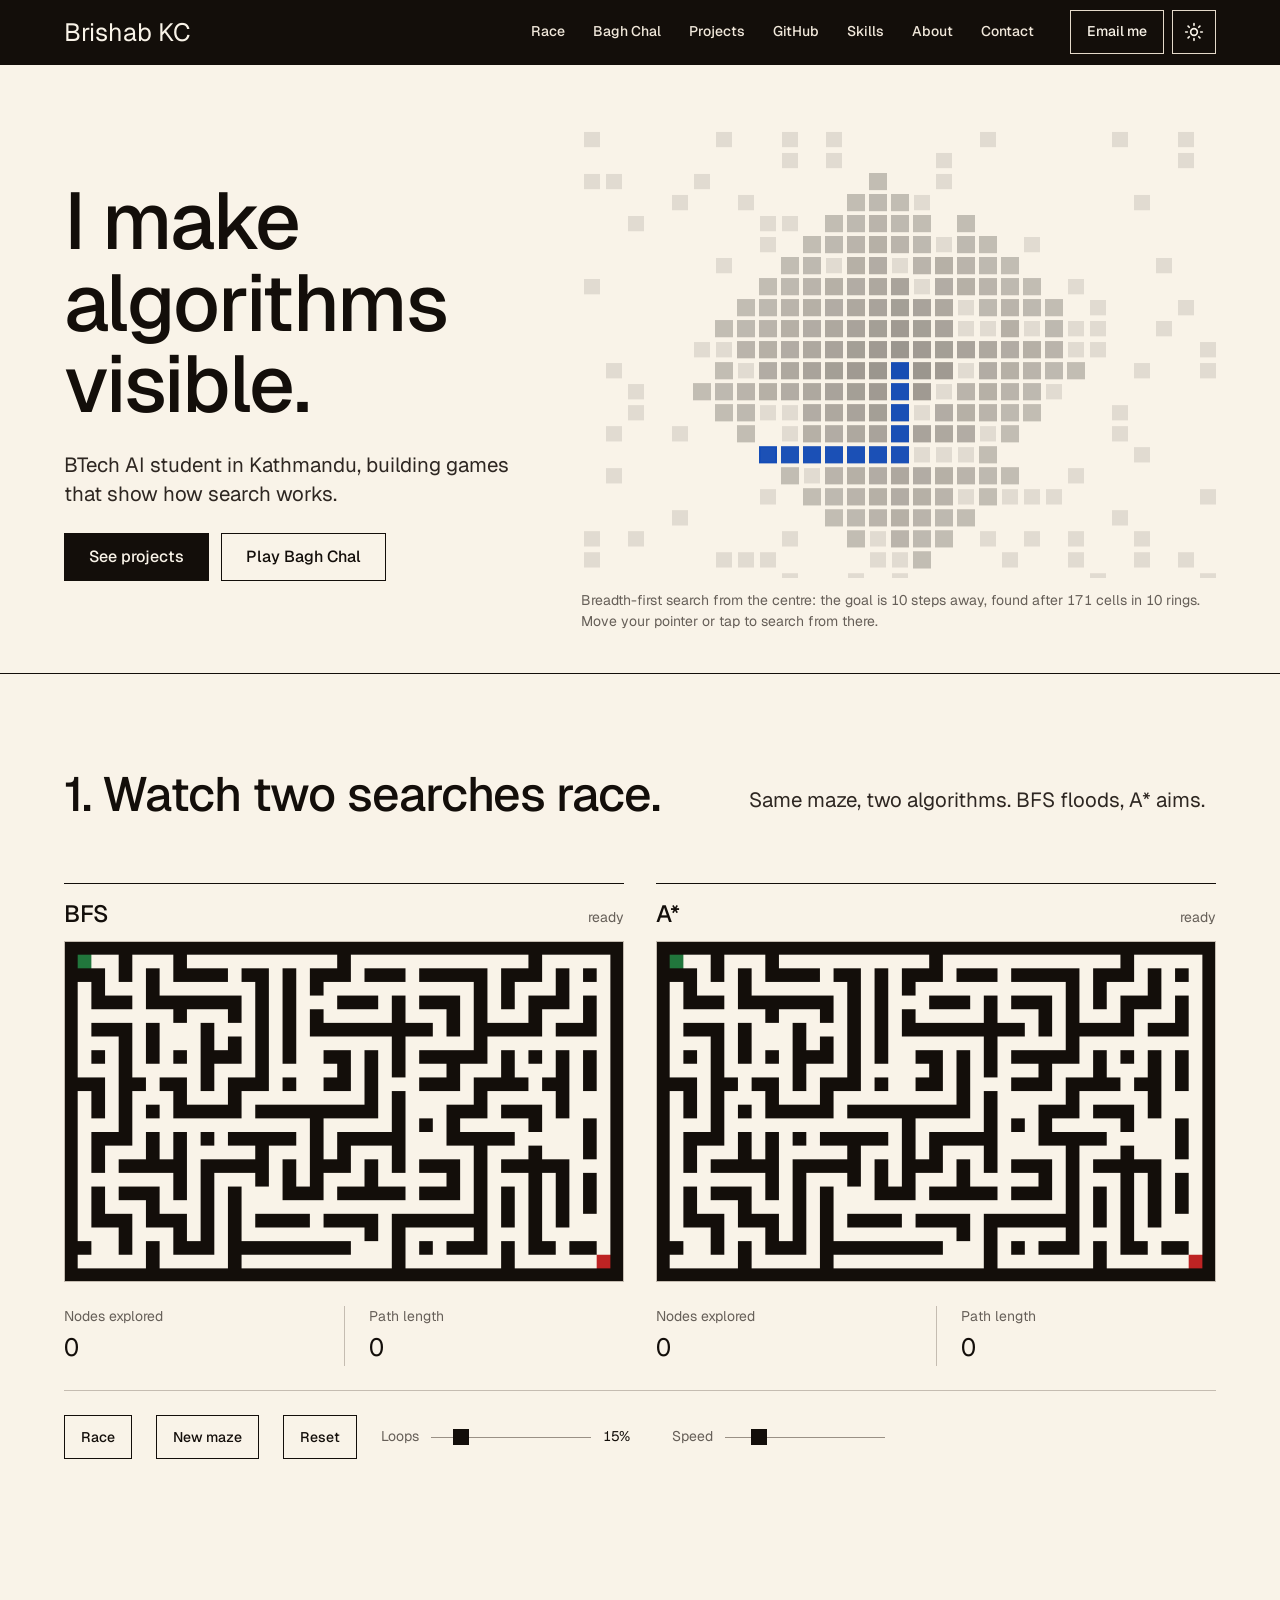
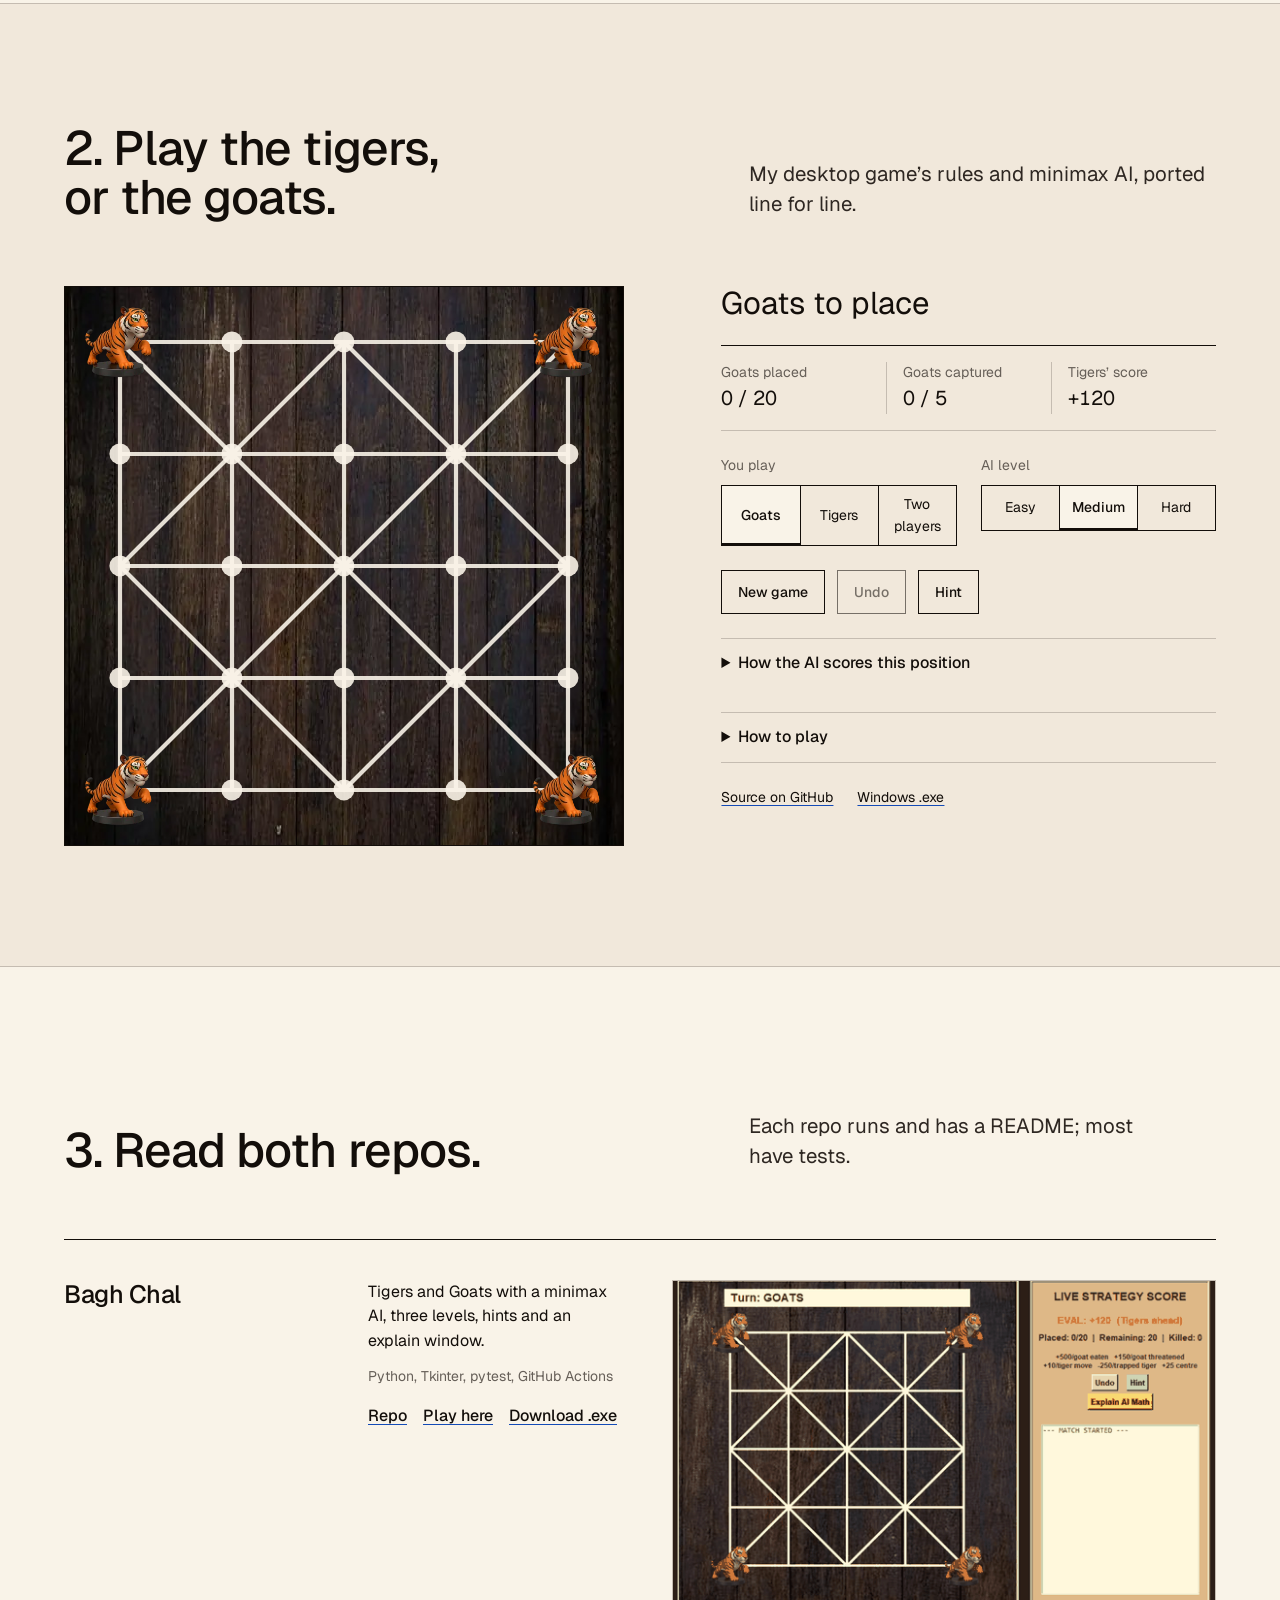
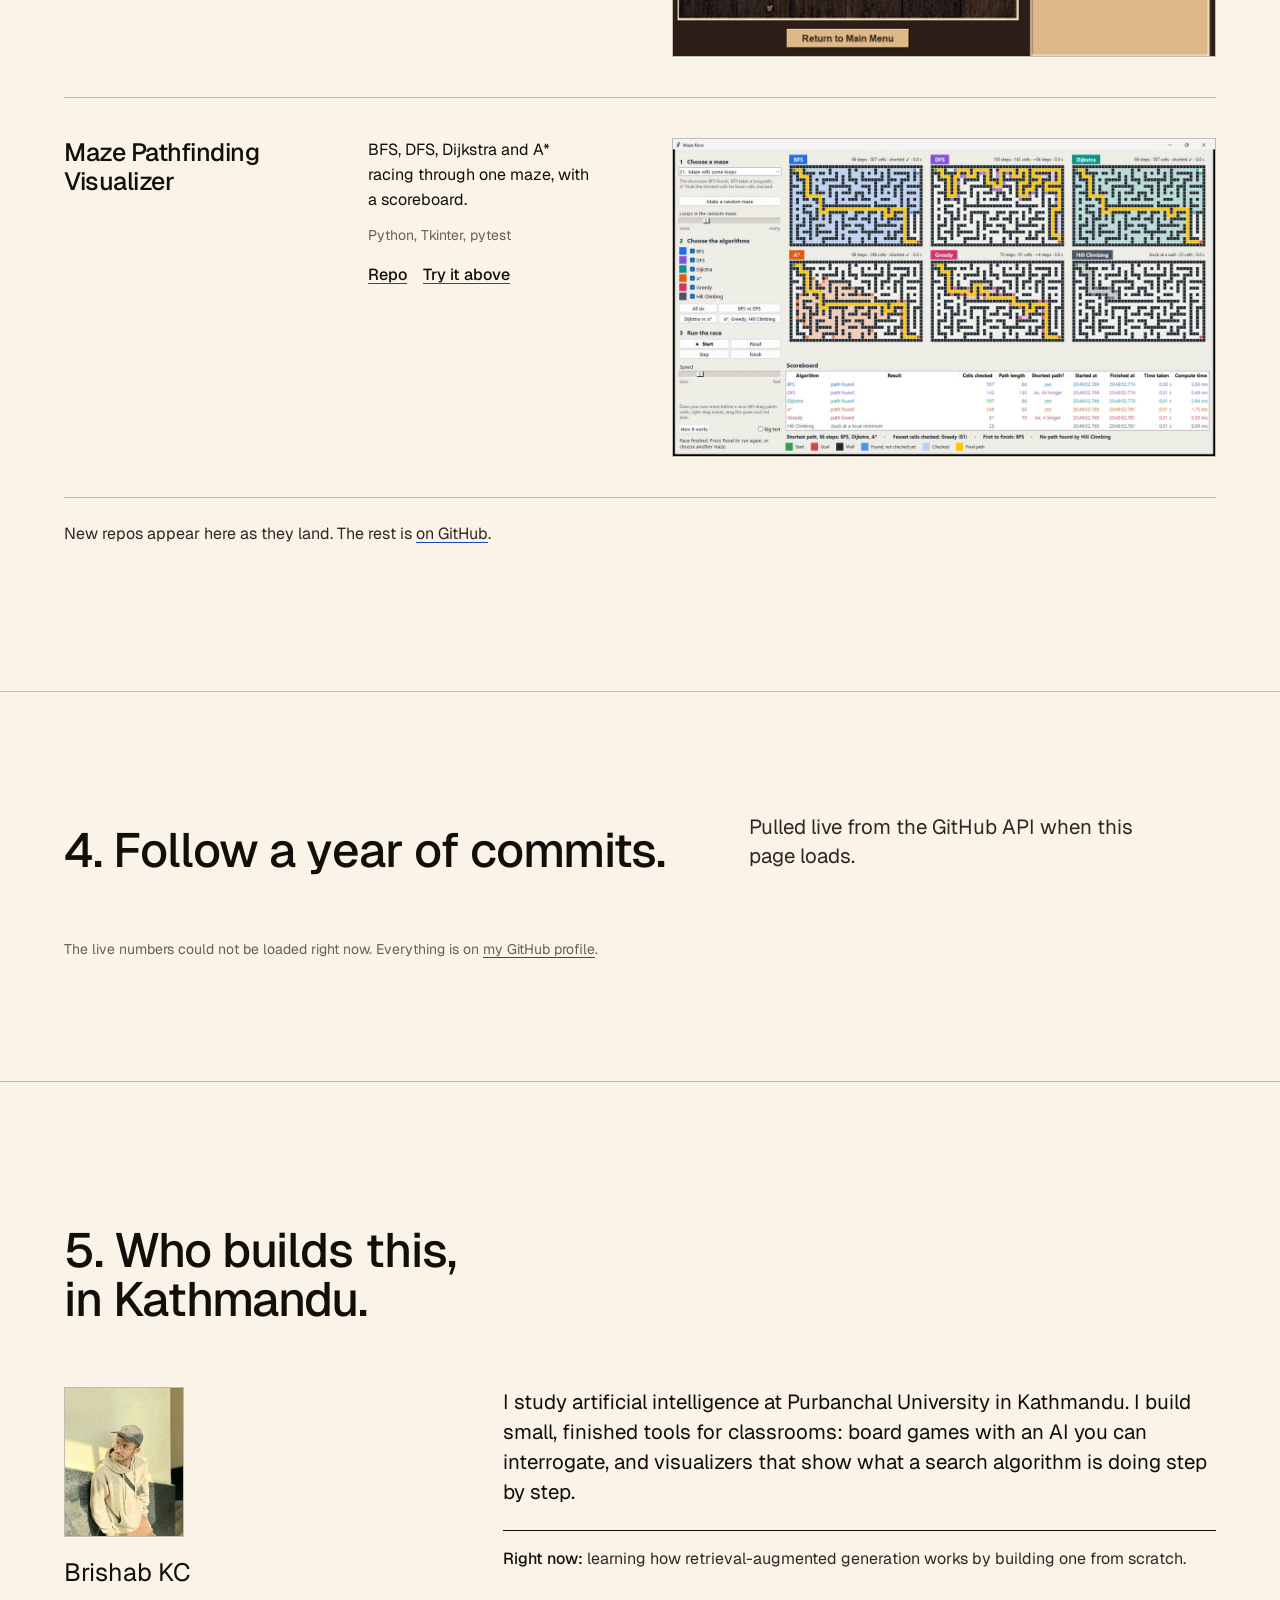
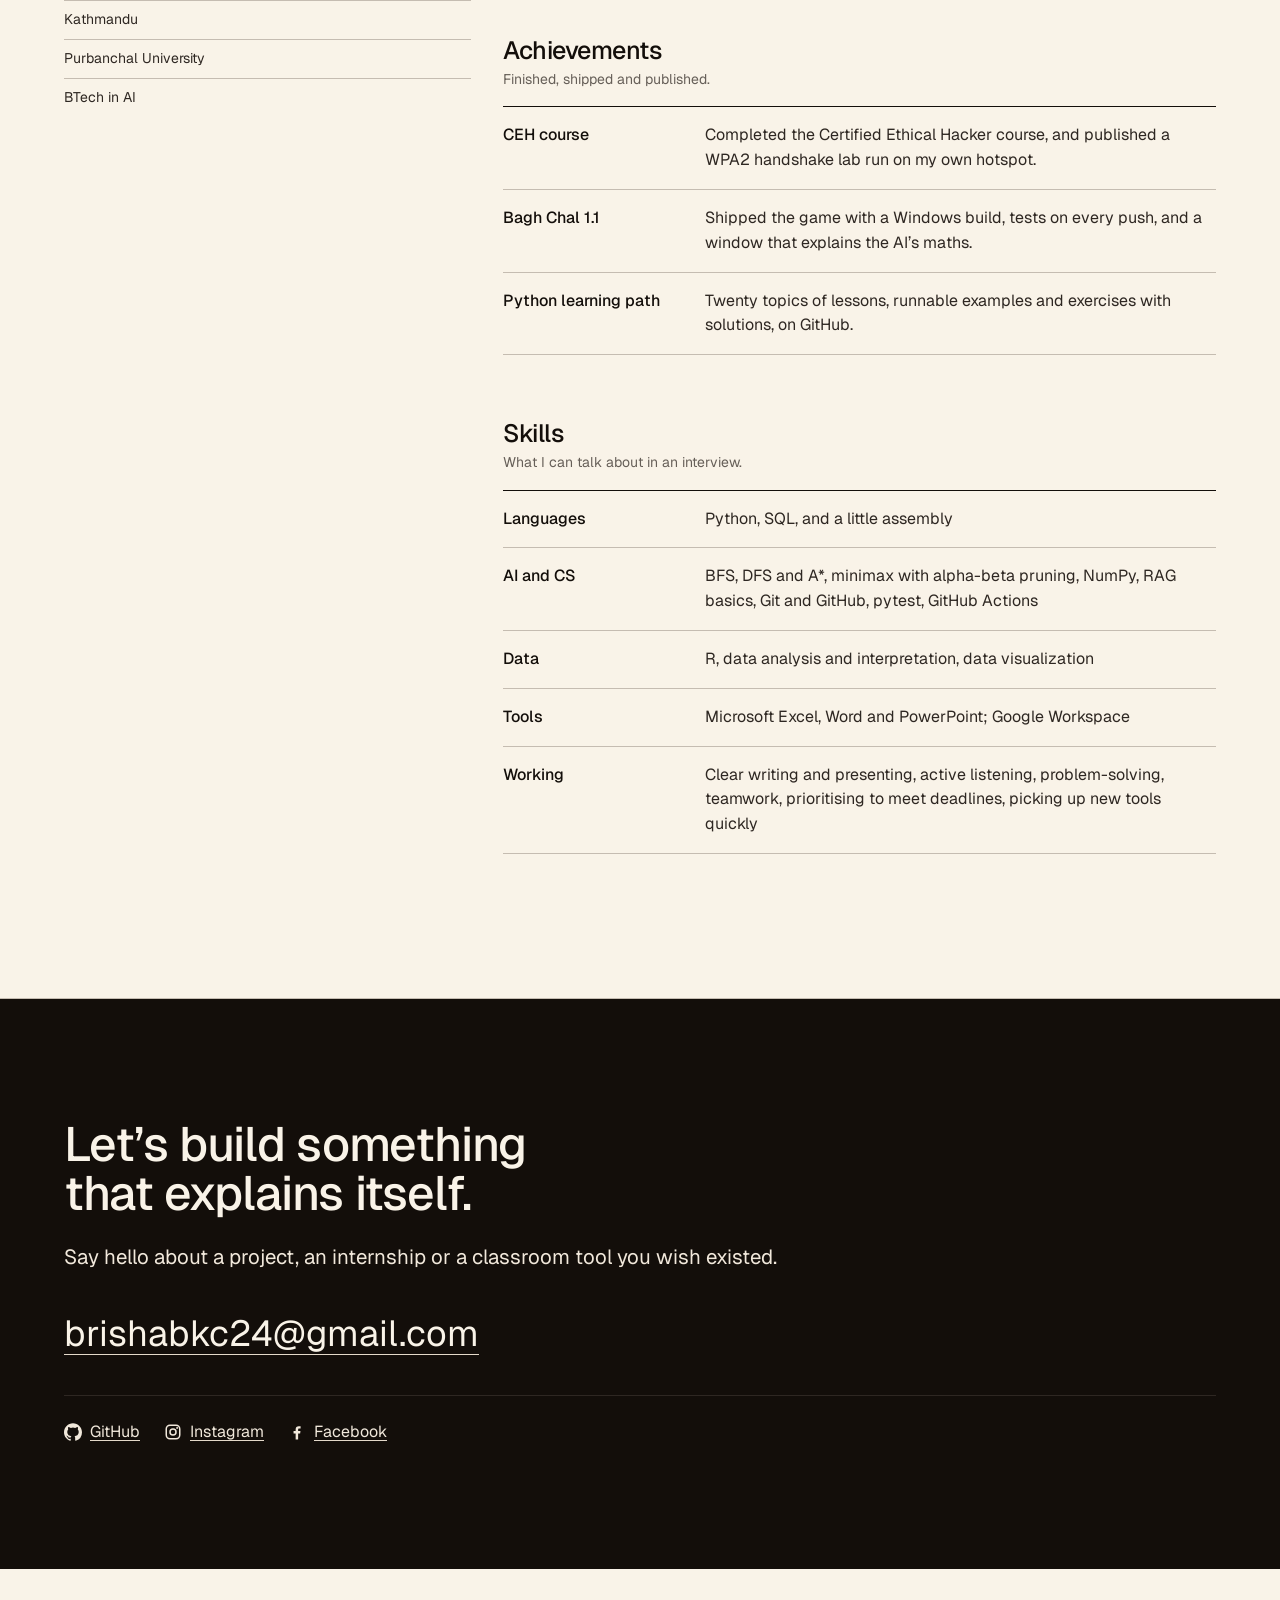
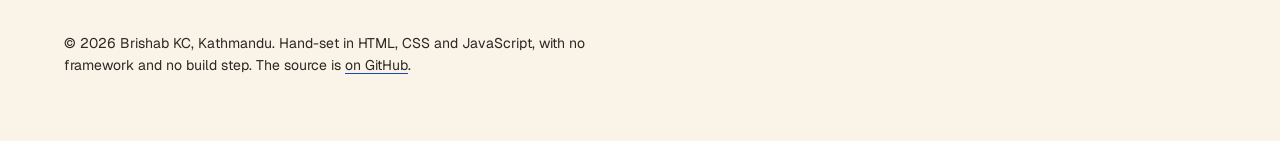
<file: index.html>
<!doctype html>
<html lang="en">
<head>
  <meta charset="utf-8">
  <meta name="viewport" content="width=device-width, initial-scale=1">
  <title>Brishab KC. Python and AI projects you can play.</title>
  <meta name="description" content="Portfolio of Brishab KC, a BTech AI student in Kathmandu who builds classroom software and games that show how search, learning and logic actually work.">
  <link rel="canonical" href="https://brishabkc24.github.io/">
  <link rel="icon" href="assets/favicon.svg" type="image/svg+xml">
  <meta name="author" content="Brishab KC">
  <meta property="og:type" content="website">
  <meta property="og:url" content="https://brishabkc24.github.io/">
  <meta property="og:title" content="Brishab KC. Python and AI projects you can play.">
  <meta property="og:description" content="I make algorithms visible: classroom software and games that show how search, learning and logic actually work. Play the demos in your browser.">
  <meta property="og:image" content="https://brishabkc24.github.io/assets/og-image.png">
  <meta property="og:image:width" content="1200">
  <meta property="og:image:height" content="630">
  <meta property="og:image:alt" content="Brishab KC: I make algorithms visible. A maze solved by A*.">
  <meta name="twitter:card" content="summary_large_image">
  <meta name="twitter:title" content="Brishab KC. Python and AI projects you can play.">
  <meta name="twitter:description" content="I make algorithms visible: classroom software and games that show how search, learning and logic actually work.">
  <meta name="twitter:image" content="https://brishabkc24.github.io/assets/og-image.png">
  <meta name="theme-color" content="#f7f1e5">
  <link rel="preconnect" href="https://fonts.googleapis.com">
  <link rel="preconnect" href="https://fonts.gstatic.com" crossorigin>
  <link rel="stylesheet" href="https://fonts.googleapis.com/css2?family=Geist:wght@400;500&display=swap">
  <link rel="stylesheet" href="styles.css">
  <script>
    // Apply the saved theme before the first paint so there is no flash.
    (function () {
      var theme;
      try { theme = localStorage.getItem('theme'); } catch (e) {}
      if (theme !== 'light' && theme !== 'dark') {
        theme = window.matchMedia('(prefers-color-scheme: dark)').matches ? 'dark' : 'light';
      }
      document.documentElement.setAttribute('data-theme', theme);
      document.documentElement.classList.add('js');
    })();
  </script>
</head>
<body>
  <a class="skip-link" href="#main">Skip to content</a>

  <svg class="sprite" aria-hidden="true" focusable="false">
    <symbol id="icon-github" viewBox="0 0 24 24"><path fill="currentColor" d="M12 .3C5.4.3 0 5.7 0 12.3c0 5.3 3.4 9.8 8.2 11.4.6.1.8-.3.8-.6v-2c-3.3.7-4-1.6-4-1.6-.5-1.4-1.3-1.8-1.3-1.8-1.1-.7.1-.7.1-.7 1.2.1 1.8 1.2 1.8 1.2 1.1 1.8 2.8 1.3 3.5 1 .1-.8.4-1.3.8-1.6-2.7-.3-5.5-1.3-5.5-5.9 0-1.3.5-2.4 1.2-3.2-.1-.3-.5-1.5.1-3.2 0 0 1-.3 3.3 1.2a11.5 11.5 0 0 1 6 0C17.3 5 18.3 5.3 18.3 5.3c.7 1.7.2 2.9.1 3.2.8.8 1.2 1.9 1.2 3.2 0 4.6-2.8 5.6-5.5 5.9.4.4.8 1.1.8 2.2v3.3c0 .3.2.7.8.6A12 12 0 0 0 24 12.3C24 5.7 18.6.3 12 .3z"/></symbol>
    <symbol id="icon-instagram" viewBox="0 0 24 24"><g fill="none" stroke="currentColor" stroke-width="2" stroke-linecap="round" stroke-linejoin="round"><rect x="3" y="3" width="18" height="18" rx="5"/><circle cx="12" cy="12" r="4"/></g><circle cx="17.5" cy="6.5" r="1.3" fill="currentColor"/></symbol>
    <symbol id="icon-facebook" viewBox="0 0 24 24"><path fill="currentColor" d="M13.5 22v-8h2.7l.4-3.2h-3.1V8.8c0-.9.3-1.6 1.6-1.6h1.7V4.4c-.3 0-1.3-.1-2.5-.1-2.5 0-4.1 1.5-4.1 4.2v2.3H7.4V14h2.8v8h3.3z"/></symbol>
    <symbol id="icon-mail" viewBox="0 0 24 24"><g fill="none" stroke="currentColor" stroke-width="2" stroke-linecap="round" stroke-linejoin="round"><rect x="3" y="5" width="18" height="14" rx="2"/><path d="m3 7 9 6 9-6"/></g></symbol>
  </svg>

  <header class="site-header">
    <nav class="nav container" aria-label="Primary">
      <a class="brand" href="#top" aria-label="Brishab KC, home">Brishab KC</a>
      <ul id="nav-links" class="nav__links">
        <li><a href="#demo">Race</a></li>
        <li><a href="#baghchal">Bagh Chal</a></li>
        <li><a href="#projects">Projects</a></li>
        <li><a href="https://github.com/brishabkc24" target="_blank" rel="noopener">GitHub</a></li>
        <li><a href="#skills">Skills</a></li>
        <li><a href="#about">About</a></li>
        <li><a href="#contact">Contact</a></li>
      </ul>
      <div class="nav__tools">
        <a class="nav__mail" href="mailto:brishabkc24@gmail.com">Email me</a>
        <button class="icon-btn theme-toggle" type="button" aria-label="Switch to dark theme" title="Switch to dark theme">
          <svg class="icon-sun" viewBox="0 0 24 24" fill="none" stroke="currentColor" stroke-width="2" stroke-linecap="round" aria-hidden="true"><circle cx="12" cy="12" r="4"/><path d="M12 2v2M12 20v2M4.9 4.9l1.4 1.4M17.7 17.7l1.4 1.4M2 12h2M20 12h2M4.9 19.1l1.4-1.4M17.7 6.3l1.4-1.4"/></svg>
          <svg class="icon-moon" viewBox="0 0 24 24" fill="none" stroke="currentColor" stroke-width="2" stroke-linecap="round" stroke-linejoin="round" aria-hidden="true"><path d="M21 12.8A9 9 0 1 1 11.2 3a7 7 0 0 0 9.8 9.8z"/></svg>
        </button>
        <button class="icon-btn nav__toggle" type="button" aria-expanded="false" aria-controls="nav-links" aria-label="Open menu">
          <svg class="icon-menu" viewBox="0 0 24 24" fill="none" stroke="currentColor" stroke-width="2" stroke-linecap="round" aria-hidden="true"><path d="M4 7h16M4 12h16M4 17h16"/></svg>
          <svg class="icon-close" viewBox="0 0 24 24" fill="none" stroke="currentColor" stroke-width="2" stroke-linecap="round" aria-hidden="true"><path d="M6 6l12 12M18 6L6 18"/></svg>
        </button>
      </div>
    </nav>
  </header>

  <main id="main">
    <section class="hero" id="top" aria-labelledby="hero-title">
      <div class="container hero__inner">
        <div class="hero__text">
          <h1 id="hero-title">I make algorithms visible.</h1>
          <p class="lead">BTech AI student in Kathmandu, building games that show how search works.</p>
          <div class="actions">
            <a class="btn" href="#projects">See projects</a>
            <a class="btn btn--secondary" href="#baghchal">Play Bagh Chal</a>
          </div>
        </div>
        <figure class="hero__visual">
          <div class="hero__stage">
            <canvas class="hero__canvas" aria-hidden="true"></canvas>
          </div>
          <figcaption class="hero__caption" data-hero-caption>Breadth-first search from the centre. Move your pointer or tap to start one.</figcaption>
        </figure>
      </div>
    </section>

    <section class="stage demo" id="demo" aria-labelledby="demo-title" data-maze-demo>
      <div class="container">
        <div class="stage__head">
          <h2 id="demo-title">1. Watch two searches race.</h2>
          <p class="lead">Same maze, two algorithms. BFS floods, A* aims.</p>
        </div>
        <div class="demo__live">
          <div class="demo__panels">
            <div class="panel" data-panel="bfs">
              <div class="panel__head">
                <h3>BFS</h3>
                <span class="panel__status" data-status aria-live="polite">ready</span>
              </div>
              <canvas width="410" height="250" role="img" aria-label="Breadth-first search exploring the maze"></canvas>
              <dl class="panel__stats">
                <div><dt>Nodes explored</dt><dd data-explored>0</dd></div>
                <div><dt>Path length</dt><dd data-path>0</dd></div>
              </dl>
            </div>
            <div class="panel" data-panel="astar">
              <div class="panel__head">
                <h3>A*</h3>
                <span class="panel__status" data-status aria-live="polite">ready</span>
              </div>
              <canvas width="410" height="250" role="img" aria-label="A* search exploring the maze"></canvas>
              <dl class="panel__stats">
                <div><dt>Nodes explored</dt><dd data-explored>0</dd></div>
                <div><dt>Path length</dt><dd data-path>0</dd></div>
              </dl>
            </div>
          </div>
          <div class="demo__controls">
            <button class="btn btn--secondary btn--small" type="button" data-action="race">Race</button>
            <button class="btn btn--secondary btn--small" type="button" data-action="new">New maze</button>
            <button class="btn btn--secondary btn--small" type="button" data-action="reset">Reset</button>
            <label>Loops
              <input type="range" min="0" max="100" value="15" step="5" data-braid aria-label="Loops: fraction of inner walls removed">
              <output data-braid-value>15%</output>
            </label>
            <label>Speed
              <input type="range" min="1" max="40" value="8" data-speed aria-label="Speed: search steps per frame">
            </label>
          </div>
          <p class="demo__summary" data-summary aria-live="polite"></p>
        </div>
        <div class="demo__fallback">
          <img src="assets/maze-race.gif" alt="BFS and A* racing through the same maze: BFS floods most of it while A* heads for the goal" width="672" height="200" loading="lazy">
          <p class="demo__caption">The live demo needs a wider screen. This is the same race, recorded.</p>
        </div>
      </div>
    </section>

    <section class="stage baghchal" id="baghchal" aria-labelledby="baghchal-title" data-bagh-chal>
      <div class="container">
        <div class="stage__head">
          <h2 id="baghchal-title">2. Play the tigers, or the goats.</h2>
          <p class="lead">My desktop game&rsquo;s rules and minimax AI, ported line for line.</p>
        </div>
        <div class="bc">
          <div class="bc__board-wrap">
            <div class="bc__board">
              <svg class="bc__lines" viewBox="0 0 400 400" aria-hidden="true" focusable="false">
                <g fill="none" stroke="currentColor" stroke-width="3" stroke-linecap="round" stroke-linejoin="round">
                  <path d="M40 40H360M40 120H360M40 200H360M40 280H360M40 360H360"/>
                  <path d="M40 40V360M120 40V360M200 40V360M280 40V360M360 40V360"/>
                  <path d="M40 40L360 360M360 40L40 360"/>
                  <path d="M200 40L360 200L200 360L40 200Z"/>
                </g>
              </svg>
              <div class="bc__points" data-points role="group" aria-label="Bagh Chal board, 5 by 5 points"></div>
              <div class="bc__banner" data-banner hidden></div>
            </div>
          </div>
          <div class="bc__panel">
            <p class="bc__status" data-status aria-live="polite">Goats to place</p>
            <dl class="bc__counts">
              <div><dt>Goats placed</dt><dd data-placed>0 / 20</dd></div>
              <div><dt>Goats captured</dt><dd data-captured>0 / 5</dd></div>
              <div><dt>Tigers&rsquo; score</dt><dd data-score>0</dd></div>
            </dl>
            <div class="bc__options">
              <fieldset class="seg">
                <legend>You play</legend>
                <div class="seg__cells">
                  <input type="radio" name="bc-side" id="bc-side-goat" value="goat" checked><label for="bc-side-goat">Goats</label>
                  <input type="radio" name="bc-side" id="bc-side-tiger" value="tiger"><label for="bc-side-tiger">Tigers</label>
                  <input type="radio" name="bc-side" id="bc-side-both" value="both"><label for="bc-side-both">Two players</label>
                </div>
              </fieldset>
              <fieldset class="seg">
                <legend>AI level</legend>
                <div class="seg__cells">
                  <input type="radio" name="bc-level" id="bc-level-2" value="2"><label for="bc-level-2">Easy</label>
                  <input type="radio" name="bc-level" id="bc-level-4" value="4" checked><label for="bc-level-4">Medium</label>
                  <input type="radio" name="bc-level" id="bc-level-6" value="6"><label for="bc-level-6">Hard</label>
                </div>
              </fieldset>
            </div>
            <div class="bc__actions">
              <button class="btn btn--secondary btn--small" type="button" data-action="new">New game</button>
              <button class="btn btn--secondary btn--small" type="button" data-action="undo">Undo</button>
              <button class="btn btn--secondary btn--small" type="button" data-action="hint">Hint</button>
            </div>
            <details class="bc__details">
              <summary>How the AI scores this position</summary>
              <table class="bc__table">
                <thead><tr><th scope="col">Term</th><th scope="col">Count</th><th scope="col">Weight</th><th scope="col">Points</th></tr></thead>
                <tbody data-breakdown></tbody>
                <tfoot><tr><th scope="row" colspan="3">Total (positive favours tigers)</th><td data-total>0</td></tr></tfoot>
              </table>
              <p class="bc__nodes" data-nodes>Make a move and the AI will show how many positions it searched.</p>
            </details>
            <details class="bc__details">
              <summary>How to play</summary>
              <ul>
                <li>Goats go first and place all 20 goats, one per turn. Tigers can move from the start.</li>
                <li>Pieces move one step along a line. A tiger captures by jumping over a goat to the empty point beyond.</li>
                <li>Tigers win by capturing 5 goats. Goats win by trapping all 4 tigers. The same position three times is a draw.</li>
              </ul>
            </details>
            <p class="bc__links"><a href="https://github.com/brishabkc24/Bagh-Chal" target="_blank" rel="noopener">Source on GitHub</a> <a href="https://github.com/brishabkc24/Bagh-Chal/releases/latest" target="_blank" rel="noopener">Windows .exe</a></p>
          </div>
        </div>
      </div>
    </section>

    <section class="stage" id="projects" aria-labelledby="projects-title">
      <div class="container">
        <div class="stage__head">
          <h2 id="projects-title">3. Read both repos.</h2>
          <p class="lead">Each repo runs and has a README; most have tests.</p>
        </div>
        <ol class="index">
          <li class="index__row">
            <div class="index__title">
              <h3>Bagh Chal</h3>
              <span class="index__meta" data-repo="Bagh-Chal"></span>
            </div>
            <div class="index__body">
              <p>Tigers and Goats with a minimax AI, three levels, hints and an explain window.</p>
              <p class="index__stack">Python, Tkinter, pytest, GitHub Actions</p>
              <p class="index__links">
                <a href="https://github.com/brishabkc24/Bagh-Chal" target="_blank" rel="noopener">Repo</a>
                <a href="#baghchal">Play here</a>
                <a href="https://github.com/brishabkc24/Bagh-Chal/releases/latest" target="_blank" rel="noopener">Download .exe</a>
              </p>
            </div>
            <figure class="plate">
              <img src="assets/bagh-chal.gif" alt="The desktop Bagh Chal in play: tigers and goats on the board, with the AI's next move being explained" width="560" height="389" loading="lazy">
            </figure>
          </li>
          <li class="index__row">
            <div class="index__title">
              <h3>Maze Pathfinding Visualizer</h3>
              <span class="index__meta" data-repo="maze-pathfinding-visualizer"></span>
            </div>
            <div class="index__body">
              <p>BFS, DFS, Dijkstra and A* racing through one maze, with a scoreboard.</p>
              <p class="index__stack">Python, Tkinter, pytest</p>
              <p class="index__links">
                <a href="https://github.com/brishabkc24/maze-pathfinding-visualizer" target="_blank" rel="noopener">Repo</a>
                <a href="#demo">Try it above</a>
              </p>
            </div>
            <figure class="plate">
              <img src="assets/maze-visualizer.webp" alt="Six search algorithms racing through the same maze side by side, each in its own colour, with a scoreboard underneath" width="1200" height="702" loading="lazy">
            </figure>
          </li>
        </ol>
        <p class="index__more">New repos appear here as they land. The rest is <a href="https://github.com/brishabkc24" target="_blank" rel="noopener">on GitHub</a>.</p>
      </div>
    </section>

    <section class="stage" id="github" aria-labelledby="github-title">
      <div class="container">
        <div class="stage__head">
          <h2 id="github-title">4. Follow a year of commits.</h2>
          <p class="lead">Pulled live from the GitHub API when this page loads.</p>
        </div>
        <figure class="gh-chart" hidden>
          <svg id="commit-chart" class="chart" viewBox="0 0 772 116" role="img" aria-label="Commits per day over the last year"></svg>
          <figcaption data-chart-caption>Commits to my public repos over the last year, counted from the GitHub API.</figcaption>
        </figure>
        <ul class="stats">
          <li class="stat"><span class="stat__value" id="stat-repos" aria-busy="true"></span><span class="stat__label">Public repos</span></li>
          <li class="stat"><span class="stat__value" id="stat-stars" aria-busy="true"></span><span class="stat__label">Stars</span></li>
          <li class="stat"><span class="stat__value" id="stat-forks" aria-busy="true"></span><span class="stat__label">Forks</span></li>
        </ul>
        <h3 class="repos__title">Recently pushed</h3>
        <ul class="repos" id="recent-repos" aria-live="polite"></ul>
        <p class="gh-note" id="gh-note" aria-live="polite">Loading from the GitHub API. If it does not load, everything is on <a href="https://github.com/brishabkc24" target="_blank" rel="noopener">my GitHub profile</a>.</p>
      </div>
    </section>

    <section class="stage" id="about" aria-labelledby="about-title">
      <div class="container">
        <div class="stage__head">
          <h2 id="about-title">5. Who builds this, in Kathmandu.</h2>
        </div>
        <div class="profile">
          <div class="profile__side">
            <img class="profile__photo" src="assets/portrait.webp" alt="Brishab KC" width="736" height="920" loading="lazy" decoding="async">
            <p class="profile__name">Brishab KC</p>
            <ul class="profile__facts">
              <li>Kathmandu</li>
              <li>Purbanchal University</li>
              <li>BTech in AI</li>
            </ul>
          </div>
          <div class="profile__body">
            <p class="about">I study artificial intelligence at Purbanchal University in Kathmandu. I build small, finished tools for classrooms: board games with an AI you can interrogate, and visualizers that show what a search algorithm is doing step by step.</p>
            <p class="profile__now"><strong>Right now:</strong> learning how retrieval-augmented generation works by building one from scratch.</p>
            <h3 class="skills__title" id="achievements-title">Achievements</h3>
            <p class="skills__intro">Finished, shipped and published.</p>
            <dl class="skills" aria-labelledby="achievements-title">
              <div class="skills__row">
                <dt>CEH course</dt>
                <dd>Completed the Certified Ethical Hacker course, and published a WPA2 handshake lab run on my own hotspot.</dd>
              </div>
              <div class="skills__row">
                <dt>Bagh Chal 1.1</dt>
                <dd>Shipped the game with a Windows build, tests on every push, and a window that explains the AI&rsquo;s maths.</dd>
              </div>
              <div class="skills__row">
                <dt>Python learning path</dt>
                <dd>Twenty topics of lessons, runnable examples and exercises with solutions, on GitHub.</dd>
              </div>
            </dl>
            <h3 class="skills__title" id="skills-title">Skills</h3>
            <p class="skills__intro">What I can talk about in an interview.</p>
            <dl class="skills" id="skills" aria-labelledby="skills-title">
              <div class="skills__row">
                <dt>Languages</dt>
                <dd>Python, SQL, and a little assembly</dd>
              </div>
              <div class="skills__row">
                <dt>AI and CS</dt>
                <dd>BFS, DFS and A*, minimax with alpha-beta pruning, NumPy, RAG basics, Git and GitHub, pytest, GitHub Actions</dd>
              </div>
              <div class="skills__row">
                <dt>Data</dt>
                <dd>R, data analysis and interpretation, data visualization</dd>
              </div>
              <div class="skills__row">
                <dt>Tools</dt>
                <dd>Microsoft Excel, Word and PowerPoint; Google Workspace</dd>
              </div>
              <div class="skills__row">
                <dt>Working</dt>
                <dd>Clear writing and presenting, active listening, problem-solving, teamwork, prioritising to meet deadlines, picking up new tools quickly</dd>
              </div>
            </dl>
          </div>
        </div>
      </div>
    </section>

    <section class="close" id="contact" aria-labelledby="contact-title">
      <div class="container">
        <h2 id="contact-title">Let&rsquo;s build something that explains itself.</h2>
        <p class="lead close__lead">Say hello about a project, an internship or a classroom tool you wish existed.</p>
        <a class="close__mail" href="mailto:brishabkc24@gmail.com">brishabkc24@gmail.com</a>
        <ul class="close__links" aria-label="Elsewhere">
          <li><a href="https://github.com/brishabkc24" target="_blank" rel="noopener"><svg aria-hidden="true"><use href="#icon-github"/></svg>GitHub</a></li>
          <li><a href="https://www.instagram.com/mo_rphe_us24" target="_blank" rel="noopener"><svg aria-hidden="true"><use href="#icon-instagram"/></svg>Instagram</a></li>
          <li><a href="https://www.facebook.com/BrishabKC" target="_blank" rel="noopener"><svg aria-hidden="true"><use href="#icon-facebook"/></svg>Facebook</a></li>
        </ul>
      </div>
    </section>
  </main>

  <footer class="site-footer">
    <div class="container">
      <p>&copy; 2026 Brishab KC, Kathmandu. Hand-set in HTML, CSS and JavaScript, with no framework and no build step. The source is <a href="https://github.com/brishabkc24/brishabkc24.github.io" target="_blank" rel="noopener">on GitHub</a>.</p>
    </div>
  </footer>

  <script src="script.js" defer></script>
  <script src="demos/maze-race.js" defer></script>
  <script src="demos/bagh-chal-engine.js" defer></script>
  <script src="demos/bagh-chal.js" defer></script>
</body>
</html>
</file>
<file: styles.css>
/* Hallmark · shape: Narrative Workflow · genre: editorial · theme: Specimen (deal 3/3, seed personal-portfolio-brishab-btech-c0ed·15003318·2026-10-31·r0) · redesign: full
 * hero: Banner (56svh, a split inside it: type on five columns, the live search on seven; stage one shows above the fold) · nav: slab · footer: colophon block · imagery: the product live (two search canvases, a game board), two captures of the desktop apps, one photograph (a small portrait of the owner beside the name, in colour, by request) · signature: a breadth-first search that answers the cursor, ink cells with a blue frontier, live in the hero
 * axes: light/sans/cool · posture: restrained · contrast: pass · fold: pass · modes: light+dark · draw: 658f97 · job: hire · v2.0.0 */
/* Hallmark · pre-emit critique: P4 H4 E4 S5 R4 V4 · weakest: E, two live demos bring a dozen controls; every control is now the theme's square pair, one filled primary on the whole page */
/* Hallmark · waive 8 · the sections keep the page's order: race, game, repos, commits, builder, contact · a redesign keeps the content; the composition is new, a numbered workflow on hairlines */
/* Hallmark · waive 47b · one frame, the Bagh Chal board, the game's own wooden board art · the board is the product and the pieces sit on it */
/* Hallmark · waive 49b · the address brishabkc24@gmail.com is one word of 23 characters and takes two lines at 320px · an email address cannot be shortened */
/* Hallmark · dismissed 41 · .panel canvas is a drawing surface with no text; the maze colours are tokens the script reads */
/* Hallmark · reworded "Try one" to "1. Watch two searches race.", "Play Bagh Chal" to "2. Play the tigers, or the goats.", "Projects" to "3. Read the three repos.", "GitHub activity" to "4. Follow a year of commits.", "About" to "5. Who builds this, in Kathmandu." · the Narrative Workflow numbers its stages; 54 named the eyebrows those heads leaned on; each head carries a noun the page already has */
/* Hallmark · reworded the hero line "BTech AI student at Purbanchal University and frontend developer. I build classroom software and games that show how search, learning and logic actually work." to "BTech AI student in Kathmandu, building games that show how search works." · 58 allows one sentence of twelve words; the who and the where stay on the first screen */
/* Hallmark · reworded "Skills" from an h2 to the head of the skills rows inside stage 5 · the draw folds what the builder does into one stage */
/* Hallmark · dropped math-tug-arena.svg · 80 names a drawn interface where a capture belongs; the row is set in type until a screenshot exists */
/* Hallmark · dropped https://github.com/brishabkc24/math-tug-arena, https://brishabkc24.github.io/math-tug-arena/, "Math Tug Arena" · the project is not on GitHub yet; the row and its links return when it is */
/* Hallmark · dropped #github · the nav's GitHub now opens the profile, which is what a visitor expects; stage 4 is reached by scrolling */
/* Hallmark · dropped ghchart.rshah.org, brishabkc24, 239166329 · the page now draws the year of commits itself from the GitHub API, and the portrait is the local file assets/portrait.webp */
/* Hallmark · dropped 3days · it was the live "pushed 3 days ago" line from the GitHub API, which changes every day */
/* Hallmark · hero-review: fix · 4 findings · 4 resolved (the resting search drawn for everyone, the diamond held at every size, stage one above the 1280 fold, the posture named truthfully) */
/* Hallmark · finish-review: subagent · 7 findings · 7 resolved (the portrait's duotone pinned to ink on oat in both modes; the chart and the phone recording in the page's blue; the diamond capped one ring inside the shorter edge; a page noun in every stage head; the chart scrolls at its own size on a phone; the captures keep their proportions on six columns) · gap: none */
/* Hallmark · owner override · one face: Geist for display, body and figures, the hairline serif was unclear on the owner's screen · dark mode: black paper, and the close band stays dark instead of flipping light */
@import url("./tokens.css");
@import url("./base.css");

/* ----- Page tokens (every colour and length the page adds) --------------- */
:root {
  --nav-h: 64px;
  --maze-open: var(--color-paper);
  --maze-wall: var(--color-ink);
  --maze-frontier: var(--color-rule-2);
  --maze-explored: var(--color-paper-3);
  --maze-path: var(--color-accent);
  --maze-start: var(--color-success);
  --maze-goal: var(--color-error);
  --bc-line: var(--color-paper);
  --bc-wood: oklch(32% 0.05 60);
  --bc-select: var(--color-accent);
  --bc-target: var(--color-success);
  --bc-hint: oklch(74% 0.14 80);
  --board-max: 560px;
  --range-w: 160px;
  --text-mail: clamp(1.25rem, 2.2vw + 0.5rem, 2.441rem);
  --close-bg: var(--color-ink);
  --close-edge: var(--color-ink);
  --close-fg: var(--color-paper);
  --close-fg-2: var(--color-paper-2);
  --close-fg-3: var(--color-paper-3);
  --close-rule: var(--color-ink-2);
  /* The wash behind the portrait while it loads, the same in either mode. */
  --plate-paper: oklch(96.5% 0.016 82);
  /* The nav slab stays ink in both modes. */
  --nav-ink: oklch(17% 0.012 60);
  --nav-ink-2: oklch(28% 0.014 60);
  --nav-edge: var(--nav-ink);
  --nav-paper: oklch(96.5% 0.016 82);
  --nav-paper-2: oklch(93.5% 0.02 80);
  --nav-paper-3: oklch(89% 0.024 78);
}

/* Dark: the page goes black, the nav slab with it, and the close band stays dark */
:root[data-theme="dark"] {
  --close-bg: var(--color-paper);
  --close-edge: var(--color-rule);
  --close-fg: var(--color-ink);
  --close-fg-2: var(--color-ink-2);
  --close-fg-3: var(--color-muted);
  --close-rule: var(--color-rule);
  --nav-ink: oklch(11% 0.008 70);
  --nav-ink-2: oklch(19.5% 0.014 70);
  --nav-edge: oklch(30% 0.014 70);
}

@media (prefers-color-scheme: dark) {
  :root:not([data-theme]) {
    --close-bg: var(--color-paper);
    --close-edge: var(--color-rule);
    --close-fg: var(--color-ink);
    --close-fg-2: var(--color-ink-2);
    --close-fg-3: var(--color-muted);
    --close-rule: var(--color-rule);
    --nav-ink: oklch(11% 0.008 70);
    --nav-ink-2: oklch(19.5% 0.014 70);
    --nav-edge: oklch(30% 0.014 70);
  }
}

/* ----- Base ---------------------------------------------------------- */
html {
  scroll-behavior: smooth;
}

h1,
h2 {
  font-variation-settings: "opsz" var(--display-optical);
  line-height: 1.02;
}

h3 {
  font-optical-sizing: auto;
  line-height: 1.15;
}

a {
  text-decoration-color: var(--color-accent);
  text-underline-offset: 0.18em;
}

a:hover {
  text-decoration-thickness: 2px;
}

.lead {
  color: var(--color-ink-2);
}

.sprite {
  position: absolute;
  width: 0;
  height: 0;
  overflow: hidden;
}

.skip-link {
  position: absolute;
  left: var(--space-md);
  top: calc(-1 * var(--space-3xl));
  z-index: var(--z-toast);
  padding: var(--space-xs) var(--space-md);
  background: var(--color-ink);
  color: var(--color-paper);
}

.skip-link:focus-visible {
  top: var(--space-md);
}

/* ----- Controls: the theme's square pair ----------------------------- */
.btn {
  display: inline-flex;
  align-items: center;
  justify-content: center;
  gap: var(--space-xs);
  min-height: 48px;
  padding: 0 var(--space-lg);
  border: var(--rule-hair) solid var(--color-ink);
  border-radius: var(--radius-card);
  background: var(--color-ink);
  color: var(--color-paper);
  font-weight: 500;
  line-height: 1;
  text-decoration: none;
  white-space: nowrap;
  cursor: pointer;
  transition: background-color var(--dur-short) var(--ease-out), color var(--dur-short) var(--ease-out), transform var(--dur-micro) var(--ease-out);
}

.btn:hover {
  background: var(--color-ink-2);
  border-color: var(--color-ink-2);
}

.btn:active {
  transform: translateY(1px);
}

.btn:disabled,
.btn[aria-disabled="true"] {
  opacity: 0.55;
  cursor: not-allowed;
  transform: none;
}

.btn--secondary {
  background: transparent;
  color: var(--color-ink);
}

.btn--secondary:hover {
  background: var(--color-paper-2);
  border-color: var(--color-ink);
}

.btn--small {
  min-height: 44px;
  padding: 0 var(--space-md);
  font-size: var(--text-sm);
}

.icon-btn {
  display: inline-flex;
  align-items: center;
  justify-content: center;
  width: 44px;
  height: 44px;
  padding: 0;
  border: var(--rule-hair) solid var(--nav-paper-3);
  border-radius: var(--radius-card);
  background: transparent;
  color: var(--nav-paper);
  cursor: pointer;
  transition: background-color var(--dur-short) var(--ease-out);
}

.icon-btn:hover {
  background: var(--nav-ink-2);
}

.icon-btn:active {
  transform: translateY(1px);
}

.icon-btn svg {
  width: 20px;
  height: 20px;
}

input[type="range"] {
  appearance: none;
  width: var(--range-w);
  height: 16px;
  margin: 0;
  background: linear-gradient(var(--color-rule-2), var(--color-rule-2)) center / 100% 1px no-repeat;
}

input[type="range"]::-webkit-slider-thumb {
  appearance: none;
  width: 16px;
  height: 16px;
  border-radius: 0;
  background: var(--color-ink);
}

input[type="range"]::-moz-range-thumb {
  width: 16px;
  height: 16px;
  border: 0;
  border-radius: 0;
  background: var(--color-ink);
}

input[type="range"]:focus-visible {
  outline: 2px solid var(--color-focus);
  outline-offset: var(--space-xs);
}

/* ----- Nav: a slab ---------------------------------------------------- */
.site-header {
  position: sticky;
  top: 0;
  z-index: var(--z-sticky-nav);
  background: var(--nav-ink);
  border-bottom: var(--rule-hair) solid var(--nav-edge);
  color: var(--nav-paper);
}

/* On the ink bands the ring is paper, so it keeps 3:1 against the band. */
.site-header :focus-visible {
  outline-color: var(--nav-paper);
}

.close :focus-visible {
  outline-color: var(--close-fg);
}

.nav {
  display: flex;
  align-items: center;
  gap: var(--space-lg);
  min-height: var(--nav-h);
}

.brand {
  font-family: var(--font-display);
  font-size: var(--text-xl);
  font-optical-sizing: auto;
  color: var(--nav-paper);
  text-decoration: none;
  white-space: nowrap;
}

.nav__links {
  display: flex;
  align-items: center;
  gap: var(--space-2xs);
  margin: 0 0 0 auto;
  padding: 0;
  list-style: none;
}

.nav__links a {
  display: inline-block;
  padding: var(--space-xs) var(--space-sm);
  color: var(--nav-paper-2);
  font-size: var(--text-sm);
  font-weight: 500;
  text-decoration: none;
  white-space: nowrap;
  transition: color var(--dur-short) var(--ease-out);
}

.nav__links a:hover,
.nav__links a.is-active {
  color: var(--nav-paper);
}

.nav__links a.is-active {
  box-shadow: inset 0 -2px 0 currentColor;
}

.nav__tools {
  display: flex;
  align-items: center;
  gap: var(--space-xs);
}

.nav__mail {
  display: inline-flex;
  align-items: center;
  min-height: 44px;
  padding: 0 var(--space-md);
  border: var(--rule-hair) solid var(--nav-paper-3);
  color: var(--nav-paper);
  font-size: var(--text-sm);
  font-weight: 500;
  text-decoration: none;
  white-space: nowrap;
  transition: background-color var(--dur-short) var(--ease-out);
}

.nav__mail:hover {
  background: var(--nav-ink-2);
}

.nav__mail:active {
  transform: translateY(1px);
}

.theme-toggle .icon-moon {
  display: none;
}

:root[data-theme="dark"] .theme-toggle .icon-sun {
  display: none;
}

:root[data-theme="dark"] .theme-toggle .icon-moon {
  display: block;
}

.nav__toggle {
  display: none;
}

.nav__toggle .icon-close {
  display: none;
}

.nav__toggle[aria-expanded="true"] .icon-menu {
  display: none;
}

.nav__toggle[aria-expanded="true"] .icon-close {
  display: block;
}

/* ----- Hero: a banner, the search on the right ------------------------ */
.hero {
  position: relative;
  min-height: 56svh;
  padding-block: var(--space-2xl) var(--space-xl);
  border-bottom: var(--rule-hair) solid var(--color-ink);
}

.hero__inner {
  display: grid;
  grid-template-columns: minmax(0, 5fr) minmax(0, 7fr);
  gap: var(--space-2xl);
  align-items: center;
  min-height: inherit;
}

.hero__text {
  display: grid;
  gap: var(--space-lg);
  justify-items: start;
}

.hero .lead {
  max-width: 34ch;
}

.actions {
  display: flex;
  flex-wrap: wrap;
  gap: var(--space-sm);
}

.hero__visual {
  display: grid;
  grid-template-rows: minmax(360px, 1fr) auto;
  gap: var(--space-sm);
  align-self: stretch;
  margin: 0;
}

.hero__stage {
  position: relative;
  min-height: 360px;
}

.hero__canvas {
  position: absolute;
  inset: 0;
  width: 100%;
  height: 100%;
}

.hero__caption {
  min-height: 1lh;
  font-size: var(--text-sm);
  color: var(--color-muted);
  font-variant-numeric: tabular-nums;
}

/* ----- Stages: the numbered workflow ----------------------------------- */
.stage {
  padding-block: var(--section-gap-s);
  border-bottom: var(--rule-hair) solid var(--color-rule);
}

.stage:nth-of-type(even) {
  padding-block: var(--section-gap);
}

/* The banner hands on to stage one, whose head shows above the fold. */
.hero + .stage {
  padding-top: var(--space-3xl);
}

.stage__head {
  display: grid;
  grid-template-columns: minmax(0, 7fr) minmax(0, 5fr);
  gap: var(--space-md) var(--gap-columns);
  align-items: end;
  margin-bottom: var(--space-2xl);
}

.stage__head .lead {
  padding-bottom: var(--space-2xs);
}

/* ----- Stage 1: the maze race ------------------------------------------ */
.demo__panels {
  display: grid;
  grid-template-columns: repeat(2, minmax(0, 1fr));
  gap: var(--gap-columns);
}

.panel {
  padding-top: var(--space-md);
  border-top: var(--rule-hair) solid var(--color-ink);
}

.panel__head {
  display: flex;
  align-items: baseline;
  justify-content: space-between;
  gap: var(--space-md);
  margin-bottom: var(--space-sm);
}

.panel__status {
  font-size: var(--text-sm);
  color: var(--color-muted);
}

.panel canvas {
  width: 100%;
  aspect-ratio: 41 / 25;
  background: var(--maze-open);
  outline: var(--rule-hair) solid var(--color-rule);
  outline-offset: -1px;
}

.panel__stats {
  display: grid;
  grid-template-columns: repeat(2, minmax(0, 1fr));
  margin: var(--space-md) 0 0;
}

.panel__stats div {
  padding-inline: var(--space-lg);
  border-left: var(--rule-hair) solid var(--color-rule);
}

.panel__stats div:first-child {
  padding-left: 0;
  border-left: 0;
}

.panel__stats dt {
  font-size: var(--text-sm);
  color: var(--color-muted);
}

.panel__stats dd {
  margin: 0;
  font-family: var(--font-outlier);
  font-size: var(--text-xl);
  font-variant-numeric: tabular-nums;
}

.demo__controls {
  display: flex;
  flex-wrap: wrap;
  align-items: center;
  gap: var(--space-sm) var(--space-lg);
  margin-top: var(--space-lg);
  padding-top: var(--space-lg);
  border-top: var(--rule-hair) solid var(--color-rule);
}

.demo__controls label {
  display: inline-flex;
  align-items: center;
  gap: var(--space-sm);
  font-size: var(--text-sm);
  color: var(--color-muted);
}

.demo__controls output {
  min-width: 3.2em;
  color: var(--color-ink);
  font-family: var(--font-outlier);
  font-variant-numeric: tabular-nums;
}

.demo__summary {
  margin-top: var(--space-md);
  color: var(--color-ink-2);
}

.demo__summary:empty {
  display: none;
}

.demo__fallback {
  display: none;
}

.demo__fallback img {
  outline: var(--rule-hair) solid var(--color-rule);
  outline-offset: -1px;
}

.demo__caption {
  margin-top: var(--space-sm);
  font-size: var(--text-sm);
  color: var(--color-muted);
}

/* ----- Stage 2: Bagh Chal, on a paper band ------------------------------ */
.baghchal {
  background: var(--color-paper-2);
}

.bc {
  display: grid;
  grid-template-columns: minmax(0, 6fr) minmax(0, 5fr);
  gap: var(--space-2xl);
  align-items: start;
}

.bc__board {
  position: relative;
  max-width: var(--board-max);
  aspect-ratio: 1;
  background: var(--bc-wood) url("assets/board-wood.webp") center / cover;
  outline: var(--rule-hair) solid var(--color-ink);
  outline-offset: -1px;
}

.bc__lines {
  position: absolute;
  inset: 0;
  width: 100%;
  height: 100%;
  color: var(--bc-line);
  opacity: 0.9;
}

.bc__points {
  position: absolute;
  inset: 0;
}

.bc__point {
  position: absolute;
  display: flex;
  align-items: center;
  justify-content: center;
  width: 17%;
  aspect-ratio: 1;
  padding: 0;
  border: 0;
  border-radius: 50%;
  background: transparent;
  color: var(--bc-line);
  transform: translate(-50%, -50%);
  cursor: pointer;
}

.bc__point::before {
  content: "";
  width: 22%;
  height: 22%;
  border-radius: 50%;
  background: currentColor;
  opacity: 0.9;
  transition: transform var(--dur-micro) var(--ease-out), opacity var(--dur-micro) var(--ease-out);
}

.bc__point:hover::before {
  transform: scale(1.5);
}

.bc__point img {
  position: absolute;
  width: auto;
  height: auto;
  max-width: 96%;
  max-height: 90%;
  pointer-events: none;
}

.bc__point.has-piece::before {
  opacity: 0;
}

.bc__point.is-selected {
  box-shadow: 0 0 0 3px var(--bc-select);
}

.bc__point.is-target {
  box-shadow: 0 0 0 3px var(--bc-target);
}

.bc__point.is-target::before {
  opacity: 1;
  background: var(--bc-target);
  transform: scale(1.6);
}

.bc__point.is-hint {
  box-shadow: 0 0 0 3px var(--bc-hint);
}

.bc__point:disabled {
  cursor: default;
}

.bc__point:focus-visible {
  outline: 2px solid var(--color-paper);
  outline-offset: 2px;
}

.bc__banner {
  position: absolute;
  left: 50%;
  top: 50%;
  padding: var(--space-sm) var(--space-lg);
  background: var(--color-ink);
  color: var(--color-paper);
  font-family: var(--font-display);
  font-size: var(--text-xl);
  font-optical-sizing: auto;
  white-space: nowrap;
  transform: translate(-50%, -50%);
}

.bc__panel {
  display: grid;
  gap: var(--space-lg);
}

.bc__status {
  font-family: var(--font-display);
  font-size: var(--text-2xl);
  font-optical-sizing: auto;
  line-height: 1.1;
}

.bc__counts {
  display: grid;
  grid-template-columns: repeat(3, minmax(0, 1fr));
  margin: 0;
  padding-block: var(--space-md);
  border-top: var(--rule-hair) solid var(--color-ink);
  border-bottom: var(--rule-hair) solid var(--color-rule);
}

.bc__counts div {
  padding-inline: var(--space-md);
  border-left: var(--rule-hair) solid var(--color-rule);
}

.bc__counts div:first-child {
  padding-left: 0;
  border-left: 0;
}

.bc__counts dt {
  font-size: var(--text-sm);
  color: var(--color-muted);
}

.bc__counts dd {
  margin: 0;
  font-family: var(--font-outlier);
  font-size: var(--text-lg);
  font-variant-numeric: tabular-nums;
}

.bc__options {
  display: grid;
  grid-template-columns: repeat(2, minmax(0, 1fr));
  gap: var(--space-lg);
}

.seg {
  min-width: 0;
  margin: 0;
  padding: 0;
  border: 0;
}

.seg legend {
  margin-bottom: var(--space-xs);
  padding: 0;
  font-size: var(--text-sm);
  color: var(--color-muted);
}

.seg__cells {
  position: relative;
  display: flex;
  border: var(--rule-hair) solid var(--color-ink);
}

.seg input {
  position: absolute;
  width: 1px;
  height: 1px;
  opacity: 0;
}

.seg label {
  display: inline-flex;
  flex: 1;
  align-items: center;
  justify-content: center;
  min-height: 44px;
  padding: var(--space-xs);
  border-left: var(--rule-hair) solid var(--color-ink);
  font-size: var(--text-sm);
  text-align: center;
  cursor: pointer;
  transition: background-color var(--dur-micro) var(--ease-out);
}

.seg label:first-of-type {
  border-left: 0;
}

.seg input:checked + label {
  background: var(--color-paper);
  box-shadow: inset 0 -2px 0 var(--color-ink);
  font-weight: 500;
}

.seg input:focus-visible + label {
  outline: 2px solid var(--color-focus);
  outline-offset: -3px;
}

.bc__actions {
  display: flex;
  flex-wrap: wrap;
  gap: var(--space-sm);
}

.bc__details {
  border-top: var(--rule-hair) solid var(--color-rule);
}

.bc__details:last-of-type {
  border-bottom: var(--rule-hair) solid var(--color-rule);
}

.bc__details summary {
  padding: var(--space-sm) 0;
  font-weight: 500;
  cursor: pointer;
}

.bc__details > :not(summary) {
  margin-bottom: var(--space-md);
}

.bc__details ul {
  margin: 0;
  padding-left: var(--space-lg);
  color: var(--color-ink-2);
  font-size: var(--text-sm);
}

.bc__details li + li {
  margin-top: var(--space-xs);
}

.bc__table {
  width: 100%;
  border-collapse: collapse;
  font-size: var(--text-sm);
  font-variant-numeric: tabular-nums;
}

.bc__table th,
.bc__table td {
  padding: var(--space-xs) var(--space-2xs);
  border-bottom: var(--rule-hair) solid var(--color-rule);
  text-align: right;
}

.bc__table th:first-child,
.bc__table td:first-child {
  text-align: left;
}

.bc__table thead th {
  font-weight: 500;
  color: var(--color-muted);
}

.bc__table tfoot th,
.bc__table tfoot td {
  border-bottom: 0;
  font-weight: 500;
}

.bc__nodes {
  font-size: var(--text-sm);
  color: var(--color-muted);
}

.bc__links {
  display: flex;
  flex-wrap: wrap;
  gap: var(--space-lg);
  font-size: var(--text-sm);
}

/* ----- Stage 3: the repos as an index ------------------------------------ */
.index {
  margin: 0;
  padding: 0;
  list-style: none;
  border-top: var(--rule-hair) solid var(--color-ink);
}

.index__row {
  display: grid;
  grid-template-columns: minmax(0, 3fr) minmax(0, 3fr) minmax(0, 6fr);
  gap: var(--space-lg) var(--gap-columns);
  align-items: start;
  padding-block: var(--space-xl);
  border-bottom: var(--rule-hair) solid var(--color-rule);
}

.index__row--text {
  grid-template-columns: minmax(0, 4fr) minmax(0, 8fr);
}

.index__title h3 {
  font-size: var(--text-xl);
}

.index__meta {
  display: inline-flex;
  align-items: center;
  gap: var(--space-2xs);
  margin-top: var(--space-xs);
  font-family: var(--font-outlier);
  font-size: var(--text-sm);
  font-variant-numeric: tabular-nums;
  color: var(--color-muted);
}

.index__meta:empty {
  display: none;
}

.index__meta svg {
  width: 14px;
  height: 14px;
}

.index__body p {
  max-width: 48ch;
}

.index__stack {
  margin-top: var(--space-sm);
  font-size: var(--text-sm);
  color: var(--color-muted);
}

.index__links {
  display: flex;
  flex-wrap: wrap;
  gap: var(--space-md);
  margin-top: var(--space-md);
  font-weight: 500;
}

/* Each capture keeps its own proportions; nothing is cropped away. */
.plate {
  margin: 0;
  background: var(--color-paper-2);
  outline: var(--rule-hair) solid var(--color-rule);
  outline-offset: -1px;
}

.plate img {
  width: 100%;
  height: auto;
}

.index__more {
  margin-top: var(--space-lg);
  color: var(--color-ink-2);
}

/* ----- Stage 4: GitHub ----------------------------------------------------- */
.gh-chart {
  margin: 0;
  padding: var(--space-lg);
  border: var(--rule-hair) solid var(--color-rule);
}

.chart {
  width: 100%;
  height: auto;
  display: block;
}

.chart__labels text {
  font-family: var(--font-body);
  font-size: 11px;
  fill: var(--color-muted);
}

.gh-chart figcaption {
  margin-top: var(--space-sm);
  font-size: var(--text-sm);
  color: var(--color-muted);
}

.stats {
  display: grid;
  grid-template-columns: repeat(3, minmax(0, 1fr));
  margin: var(--space-2xl) 0 0;
  padding: 0;
  list-style: none;
}

.stat {
  padding-inline: var(--space-lg);
  border-left: var(--rule-hair) solid var(--color-rule);
}

.stat:first-child {
  padding-left: 0;
  border-left: 0;
}

.stat__value {
  display: block;
  min-height: 1em;
  font-family: var(--font-outlier);
  font-size: var(--text-3xl);
  font-variant-numeric: tabular-nums;
  line-height: 1;
  color: var(--color-accent);
}

.stat__label {
  display: block;
  margin-top: var(--space-xs);
  font-size: var(--text-sm);
  color: var(--color-muted);
}

.repos__title {
  margin-top: var(--space-2xl);
  font-size: var(--text-lg);
}

.repos {
  margin: var(--space-md) 0 0;
  padding: 0;
  list-style: none;
  border-top: var(--rule-hair) solid var(--color-ink);
}

.repos li {
  display: flex;
  align-items: baseline;
  justify-content: space-between;
  gap: var(--space-lg);
  padding-block: var(--space-md);
  border-bottom: var(--rule-hair) solid var(--color-rule);
}

.repos__main {
  display: flex;
  flex-wrap: wrap;
  align-items: baseline;
  gap: var(--space-2xs) var(--space-md);
  min-width: 0;
}

.repos__main a {
  font-weight: 500;
}

.repos__desc {
  font-size: var(--text-sm);
  color: var(--color-muted);
}

.repos time {
  flex-shrink: 0;
  font-size: var(--text-sm);
  color: var(--color-muted);
  white-space: nowrap;
}

.gh-note {
  margin-top: var(--space-md);
  font-size: var(--text-sm);
  color: var(--color-muted);
}

/* ----- Stage 5: the builder ----------------------------------------------- */
.profile {
  display: grid;
  grid-template-columns: minmax(0, 4fr) minmax(0, 7fr);
  gap: var(--space-2xl) var(--gap-columns);
  align-items: start;
}

/* A small portrait beside the name, in its own colours. */
.profile__photo {
  width: 120px;
  height: 150px;
  object-fit: cover;
  background: var(--plate-paper);
  outline: var(--rule-hair) solid var(--color-rule);
  outline-offset: -1px;
}

.profile__name {
  margin-top: var(--space-md);
  font-family: var(--font-display);
  font-size: var(--text-xl);
  font-optical-sizing: auto;
}

.profile__facts {
  display: grid;
  margin: var(--space-xs) 0 0;
  padding: 0;
  list-style: none;
}

.profile__facts li {
  padding-block: var(--space-xs);
  border-top: var(--rule-hair) solid var(--color-rule);
  font-size: var(--text-sm);
  color: var(--color-ink-2);
}

.about {
  max-width: 52ch;
  font-size: var(--text-lead);
  line-height: 1.45;
}

.profile__now {
  margin-top: var(--space-lg);
  padding-top: var(--space-md);
  border-top: var(--rule-hair) solid var(--color-ink);
  color: var(--color-ink-2);
}

.profile__now strong {
  font-weight: 500;
  color: var(--color-ink);
}

.skills__title {
  margin-top: var(--space-2xl);
  font-size: var(--text-xl);
}

.skills__intro {
  margin-top: var(--space-2xs);
  font-size: var(--text-sm);
  color: var(--color-muted);
}

.skills {
  margin: var(--space-md) 0 0;
  border-top: var(--rule-hair) solid var(--color-ink);
}

.skills__row {
  display: grid;
  grid-template-columns: minmax(0, 3fr) minmax(0, 9fr);
  gap: var(--space-xs) var(--gap-columns);
  padding-block: var(--space-md);
  border-bottom: var(--rule-hair) solid var(--color-rule);
}

.skills dt {
  font-weight: 500;
}

.skills dd {
  margin: 0;
  color: var(--color-ink-2);
}


/* ----- The close: the ink band ---------------------------------------------- */
.close {
  padding-block: var(--section-gap-s);
  border-top: var(--rule-hair) solid var(--close-edge);
  background: var(--close-bg);
  color: var(--close-fg);
}

.close h2 {
  max-width: 24ch;
}

.close .lead {
  margin-top: var(--space-lg);
  color: var(--close-fg-2);
}

.close__mail {
  display: inline-block;
  margin-top: var(--space-xl);
  color: var(--close-fg);
  font-family: var(--font-outlier);
  font-size: var(--text-mail);
  font-variant-numeric: tabular-nums;
  line-height: 1.2;
  overflow-wrap: anywhere;
  text-decoration-color: var(--close-fg-3);
  text-decoration-thickness: 1px;
  text-underline-offset: 0.22em;
}

.close__mail:hover {
  text-decoration-thickness: 2px;
}

.close__links {
  display: flex;
  flex-wrap: wrap;
  gap: var(--space-lg);
  margin: var(--space-xl) 0 0;
  padding: var(--space-lg) 0 0;
  border-top: var(--rule-hair) solid var(--close-rule);
  list-style: none;
}

.close__links a {
  display: inline-flex;
  align-items: center;
  gap: var(--space-xs);
  color: var(--close-fg-2);
  text-decoration-color: var(--close-fg-3);
}

.close__links a:hover {
  color: var(--close-fg);
}

.close__links svg {
  width: 18px;
  height: 18px;
  flex-shrink: 0;
}

/* ----- Footer: a colophon ---------------------------------------------------- */
.site-footer {
  padding-block: var(--space-2xl);
}

.site-footer p {
  max-width: 60ch;
  font-size: var(--text-sm);
  color: var(--color-ink-2);
}

/* ----- Under 60rem: everything stacks in reading order --------------------- */
@media (max-width: 60rem) {
  .nav__toggle {
    display: inline-flex;
  }

  .nav__links {
    position: absolute;
    top: 100%;
    left: 0;
    right: 0;
    display: none;
    flex-direction: column;
    align-items: stretch;
    gap: 0;
    margin: 0;
    padding: var(--space-sm) var(--gutter) var(--space-lg);
    background: var(--nav-ink);
    border-top: var(--rule-hair) solid var(--nav-ink-2);
  }

  .nav__links.is-open {
    display: flex;
  }

  .nav__links a {
    display: block;
    padding: var(--space-sm) 0;
    font-size: var(--text-md);
  }

  .nav__mail {
    display: none;
  }

  .hero {
    min-height: 0;
    padding-block: var(--space-xl);
  }

  .hero__inner {
    grid-template-columns: minmax(0, 1fr);
    gap: var(--space-xl);
  }

  .hero__visual {
    grid-template-rows: minmax(240px, 1fr) auto;
  }

  .hero__stage {
    min-height: 240px;
  }

  .stage__head {
    grid-template-columns: minmax(0, 1fr);
    align-items: start;
    margin-bottom: var(--space-xl);
  }

  .demo__panels,
  .bc,
  .bc__options,
  .profile,
  .index__row,
  .index__row--text {
    grid-template-columns: minmax(0, 1fr);
  }

  .stats {
    grid-template-columns: minmax(0, 1fr);
  }

  .stat {
    padding: var(--space-md) 0;
    border-left: 0;
    border-top: var(--rule-hair) solid var(--color-rule);
  }

  .stat:first-child {
    border-top: 0;
  }

  .repos li {
    flex-direction: column;
    gap: var(--space-2xs);
  }

  .skills__row {
    grid-template-columns: minmax(0, 1fr);
    gap: var(--space-2xs);
  }

  .bc__board {
    max-width: none;
  }
}

@media (max-width: 479px) {
  /* The year of commits keeps its cells readable and scrolls inside its box. */
  .gh-chart {
    overflow-x: auto;
  }

  .chart {
    width: auto;
    min-width: 640px;
  }

  .demo__live {
    display: none;
  }

  .demo__fallback {
    display: block;
  }

  .actions .btn {
    width: 100%;
  }

  .bc__counts {
    grid-template-columns: minmax(0, 1fr);
    gap: var(--space-sm);
  }

  .bc__counts div {
    padding-inline: 0;
    border-left: 0;
  }

  .bc__banner {
    font-size: var(--text-md);
  }
}
</file>
